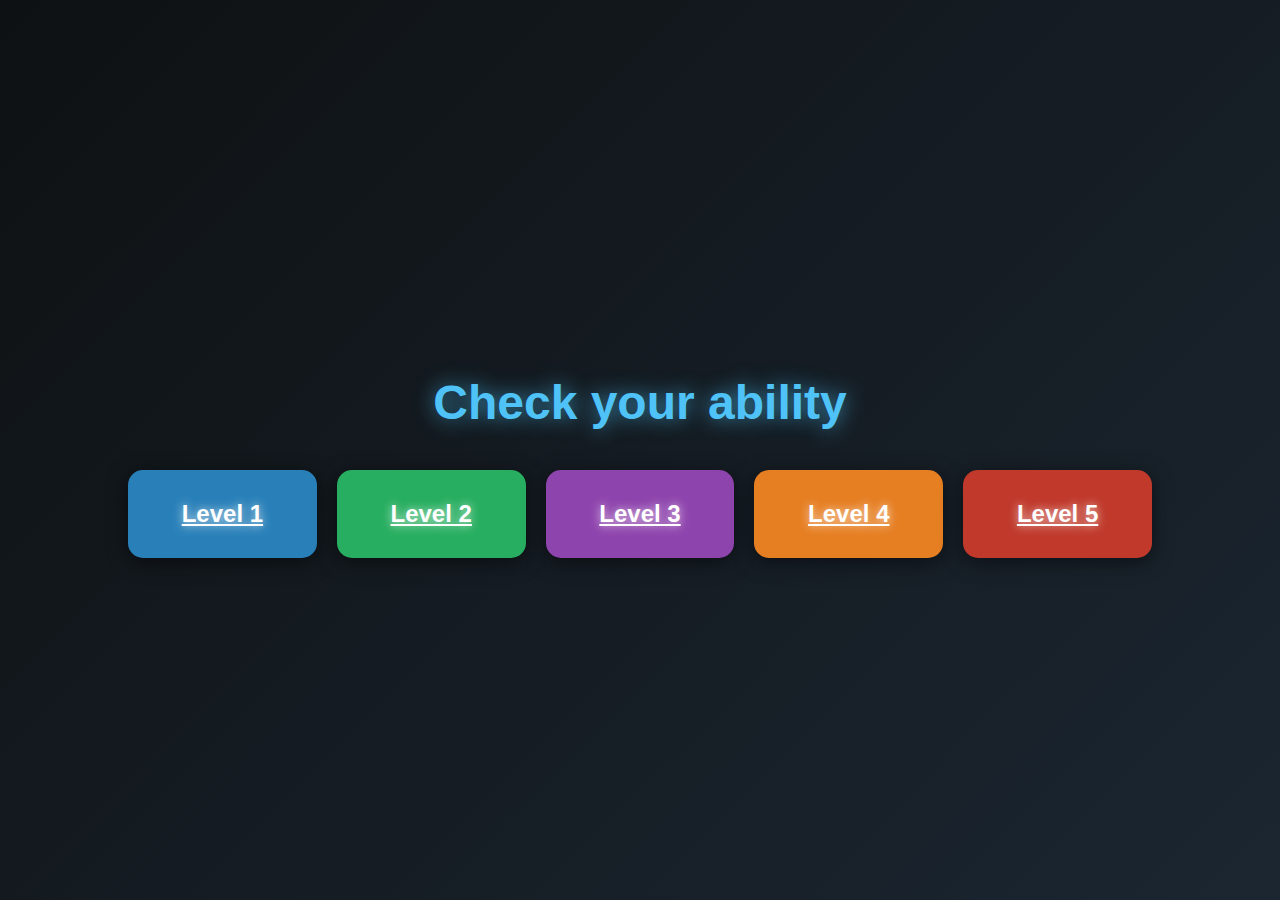
<file: level.html>
<!DOCTYPE html>
<html lang="en">
<head>
    <meta charset="UTF-8">
    <meta name="viewport" content="width=device-width, initial-scale=1.0">
    <title>Check your ability</title>
    <style>
        body {
            font-family: 'Arial', sans-serif;
            background: linear-gradient(135deg, #0e1113, #1b2631); /* Dark gradient background */
            color: #ffffff;
            display: flex;
            flex-direction: column;
            align-items: center;
            justify-content: center;
            height: 100vh;
            margin: 0;
        }

        h1 {
            margin-bottom: 40px;
            font-size: 48px; /* Larger font size */
            color: #4fc3f7; /* Bright blue color */
            text-shadow: 0 0 20px rgba(79, 195, 247, 0.7);
        }

        .container {
            display: grid;
            grid-template-columns: repeat(5, 1fr);
            gap: 20px;
            width: 80%;
            max-width: 1200px;
            animation: fadeIn 1s; /* Animation on load */
        }

        .box {
            background: #2c3e50; /* Darker color for boxes */
            border-radius: 15px;
            padding: 30px;
            text-align: center;
            transition: transform 0.3s, box-shadow 0.3s;
            box-shadow: 0 4px 20px rgba(0, 0, 0, 0.5);
            position: relative; /* Position for pseudo-elements */
            cursor: pointer; /* Change cursor to pointer */
            overflow: hidden; /* Prevent overflow for pseudo-elements */
            animation: popIn 0.5s ease forwards; /* Pop-in animation for boxes */
        }

        @keyframes popIn {
            from {
                transform: scale(0);
            }
            to {
                transform: scale(1);
            }
        }

        .box:hover {
            transform: translateY(-5px); /* Slight lift on hover */
            box-shadow: 0 8px 30px rgba(0, 0, 0, 0.6);
        }

        .level {
            font-size: 24px; /* Font size for levels */
            font-weight: bold;
            z-index: 1; /* Ensure text is above the background */
            position: relative; /* Position for stacking */
            text-shadow: 0 0 10px rgba(255, 255, 255, 0.8); /* Light text shadow for better visibility */
        }

        /* Box colors */
        .level1 { background-color: #2980b9; } /* Blue */
        .level2 { background-color: #27ae60; } /* Green */
        .level3 { background-color: #8e44ad; } /* Purple */
        .level4 { background-color: #e67e22; } /* Orange */
        .level5 { background-color: #c0392b; } /* Red */

        /* Animation keyframes */
        @keyframes fadeIn {
            from { opacity: 0; }
            to { opacity: 1; }
        }

        /* Responsive design */
        @media (max-width: 768px) {
            .container {
                grid-template-columns: repeat(2, 1fr);
            }
        }

        @media (max-width: 480px) {
            .container {
                grid-template-columns: 1fr;
            }
        }
    </style>
</head>
<body>

    <h1>Check your ability</h1>
    <div class="container">
        <div class="box level1"><div class="level"><a href=questions.html style="color:white;"> Level 1</a ></div></div>
        <div class="box level2"><div class="level"><a href=questions.html style="color:white;"> Level 2</a></div></div>
        <div class="box level3"><div class="level"><a href=questions.html style="color:white;"> Level 3</a></div></div>
        <div class="box level4"><div class="level"><a href=questions.html style="color:white;"> Level 4</a></div></div>
        <div class="box level5"><div class="level"><a href=questions.html style="color:white;"> Level 5</a></div></div>
    </div>

    <script>
        // Optional JavaScript can be added here for further interactivity
        const boxes = document.querySelectorAll('.box');

        boxes.forEach(box => {
            box.addEventListener('click', () => {
                alert(`You clicked ${box.querySelector('.level').textContent}`);
            });
        });
    </script>

</body>
</html>
</file>
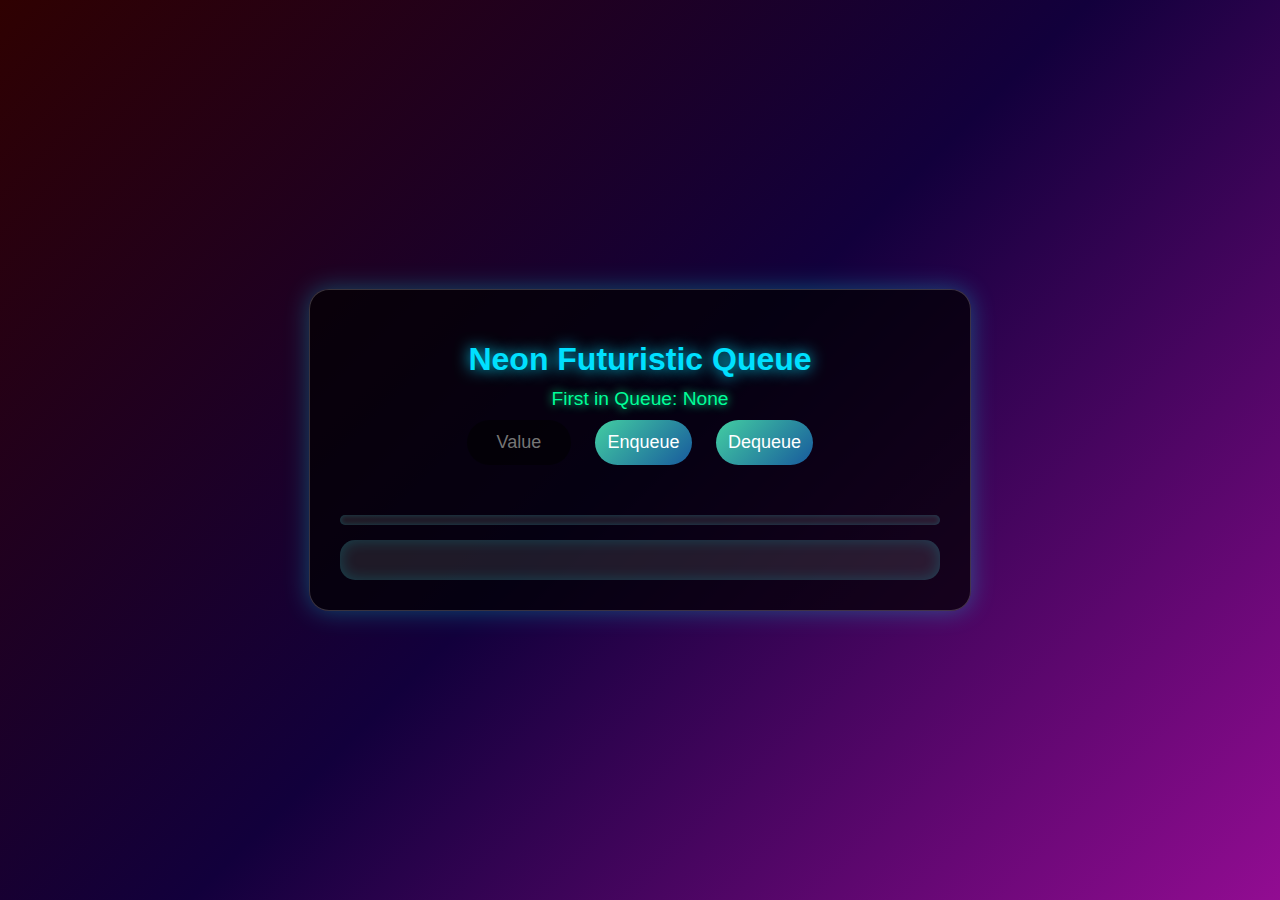
<file: queue.html>
<!DOCTYPE html>
<html lang="en">
<head>
    <meta charset="UTF-8">
    <meta name="viewport" content="width=device-width, initial-scale=1.0">
    <title>Neon Futuristic Queue</title>
    <style>
        /* High-tech Neon Theme */
        body {
            margin: 0;
            height: 100vh;
            display: flex;
            justify-content: center;
            align-items: center;
            background: linear-gradient(135deg, #2f0101, #12003c, #920c92);
            overflow: hidden;
            font-family: 'Orbitron', sans-serif;
        }

        #container {
            background: rgba(0, 0, 0, 0.7);
            border-radius: 20px;
            padding: 30px;
            width: 600px;
            text-align: center;
            box-shadow: 0 0 25px rgba(0, 255, 255, 0.3);
            border: 1px solid rgba(255, 255, 255, 0.2);
        }

        h1 {
            color: #00e0ff;
            font-size: 2rem;
            margin-bottom: 10px;
            text-shadow: 0 0 15px #00e0ff;
        }

        #queue {
            display: flex;
            gap: 15px;
            overflow-x: auto;
            padding: 20px;
            background: rgba(255, 255, 255, 0.1);
            border-radius: 15px;
            box-shadow: inset 0 0 15px rgba(0, 255, 255, 0.2);
        }

        .queue-item {
            width: 90px;
            height: 70px;
            background: linear-gradient(135deg, #12c2e9, #c471ed, #f64f59);
            color: white;
            font-size: 1.2rem;
            display: flex;
            justify-content: center;
            align-items: center;
            border-radius: 12px;
            box-shadow: 0 0 15px rgba(0, 0, 0, 0.3);
            transition: all 0.5s ease;
        }

        input, button {
            margin: 10px;
            padding: 12px;
            border: none;
            border-radius: 25px;
            outline: none;
            font-size: 18px;
            transition: 0.3s ease;
        }

        input {
            width: 80px;
            background: rgba(0, 0, 0, 0.5);
            color: #00e0ff;
            text-align: center;
        }

        button {
            background: linear-gradient(135deg, #43cea2, #185a9d);
            color: white;
            cursor: pointer;
        }

        button:hover {
            transform: scale(1.1);
            box-shadow: 0 0 15px rgba(0, 255, 255, 0.5);
        }

        #tos-display {
            color: #00ff99;
            margin-top: 10px;
            font-size: 1.2rem;
            text-shadow: 0 0 10px #00ff99;
        }

        #error-message {
            color: #ff5252;
            margin-top: 5px;
            height: 20px;
        }

        #progress-bar {
            margin: 15px 0;
            height: 10px;
            border-radius: 5px;
            background: rgba(255, 255, 255, 0.1);
            box-shadow: inset 0 0 5px rgba(0, 255, 255, 0.2);
        }

        #progress-fill {
            height: 100%;
            width: 0%;
            background: linear-gradient(135deg, #0cebeb, #20e3b2, #29ffc6);
            border-radius: 5px;
            transition: width 0.5s ease;
        }
    </style>
</head>
<body>
    <div id="container">
        <h1>Neon Futuristic Queue</h1>
        <div id="tos-display">First in Queue: None</div>
        <input type="text" id="value-input" placeholder="Value" onkeypress="handleKeyPress(event)">
        <button onclick="enqueue()">Enqueue</button>
        <button onclick="dequeue()">Dequeue</button>
        <div id="error-message"></div>

        <!-- Progress bar to show queue size -->
        <div id="progress-bar">
            <div id="progress-fill"></div>
        </div>

        <!-- Horizontal queue container -->
        <div id="queue"></div>
    </div>

    <script>
        const queue = [];
        const queueContainer = document.getElementById('queue');
        const tosDisplay = document.getElementById('tos-display');
        const valueInput = document.getElementById('value-input');
        const errorMessage = document.getElementById('error-message');
        const progressFill = document.getElementById('progress-fill');

        function updateTOS() {
            if (queue.length > 0) {
                tosDisplay.textContent = `First in Queue: ${queue[0].textContent}`;
            } else {
                tosDisplay.textContent = 'First in Queue: None';
            }
        }

        function showError(message) {
            errorMessage.textContent = message;
            setTimeout(() => (errorMessage.textContent = ''), 2000);
        }

        function updateProgressBar() {
            const percentage = (queue.length / 10) * 100;
            progressFill.style.width = `${percentage}%`;
        }

        function enqueue() {
            if (queue.length < 10) {
                const value = valueInput.value.trim();
                if (value === '') {
                    showError('Please enter a value to enqueue.');
                    return;
                }

                const newItem = document.createElement('div');
                newItem.className = 'queue-item';
                newItem.textContent = value;
                queueContainer.appendChild(newItem);
                queue.push(newItem);

                newItem.style.transform = 'translateY(-100px)';
                setTimeout(() => newItem.style.transform = 'translateY(0)', 50);

                valueInput.value = '';
                updateTOS();
                updateProgressBar();
            } else {
                showError('Queue is full!');
            }
        }

        function dequeue() {
            if (queue.length > 0) {
                const item = queue.shift();
                item.style.transform = 'translateY(100px)';
                item.style.opacity = '0';
                setTimeout(() => item.remove(), 500);

                updateTOS();
                updateProgressBar();
            } else {
                showError('Queue is empty!');
            }
        }

        function handleKeyPress(event) {
            if (event.key === 'Enter') {
                enqueue();
            }
        }
    </script>
</body>
</html>
</file>
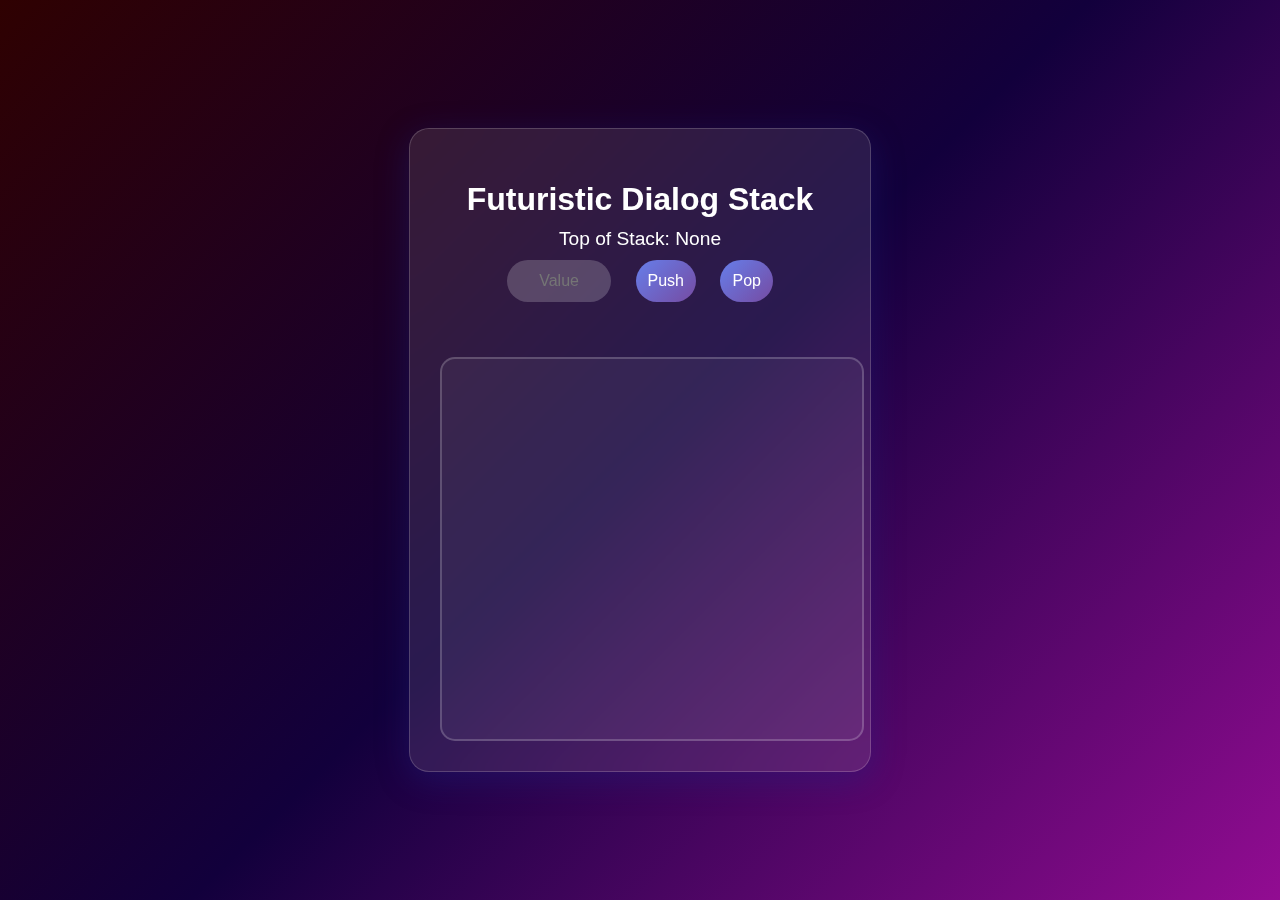
<file: Stack.html>
<!DOCTYPE html>
<html lang="en">
<head>
    <meta charset="UTF-8">
    <meta name="viewport" content="width=device-width, initial-scale=1.0">
    <title>Futuristic Dialog Stack</title>
    <style>
        /* General body styling */
        body {
            margin: 0;
            height: 100vh;
            display: flex;
            justify-content: center;
            align-items: center;
            background: linear-gradient(135deg, #2f0101, #12003c, #920c92);
            overflow: hidden;
            font-family: 'Poppins', sans-serif;
        }

        /* Container with frosted glass look */
        #container {
            background: rgba(255, 255, 255, 0.1);
            border-radius: 20px;
            box-shadow: 0 8px 32px rgba(31, 38, 135, 0.37);
            backdrop-filter: blur(10px);
            -webkit-backdrop-filter: blur(10px);
            border: 1px solid rgba(255, 255, 255, 0.18);
            padding: 30px;
            text-align: center;
            width: 400px;
        }

        h1 {
            color: #fff;
            font-size: 2rem;
            margin-bottom: 10px;
        }

        /* Stack container with scrollable overflow */
        #stack {
            width: 100%;
            height: 360px;
            border-radius: 15px;
            border: 2px solid rgba(255, 255, 255, 0.2);
            overflow-y: auto;
            padding: 10px;
            margin-top: 20px;
            position: relative;
            background: rgba(255, 255, 255, 0.05);
        }

        /* Styling for dialog card-like stack items */
        .stack-item {
            width: 90%;
            margin: 10px auto;
            padding: 15px;
            background: linear-gradient(135deg, #2193b0, #6dd5ed);
            color: white;
            font-size: 1.2rem;
            font-weight: bold;
            border-radius: 12px;
            box-shadow: 0 8px 15px rgba(0, 0, 0, 0.3);
            transition: transform 0.6s ease-in-out;
            transform: scale(0); /* Initial scale for animation */
        }

        .stack-item.visible {
            transform: scale(1); /* Scale in smoothly */
        }

        /* Input and buttons styling */
        input, button {
            margin: 10px;
            padding: 12px;
            border: none;
            border-radius: 25px;
            outline: none;
            font-size: 16px;
            transition: all 0.3s ease;
        }

        input {
            width: 80px;
            text-align: center;
            background: rgba(255, 255, 255, 0.2);
            color: white;
        }

        button {
            background: linear-gradient(135deg, #667eea, #764ba2);
            color: white;
            cursor: pointer;
        }

        button:hover {
            transform: scale(1.1);
        }

        #tos-display {
            color: #fff;
            margin-top: 10px;
            font-size: 1.2rem;
        }

        #error-message {
            color: #ff5252;
            margin-top: 5px;
            min-height: 20px;
        }
    </style>
</head>
<body>
    <div id="container">
        <h1>Futuristic Dialog Stack</h1>
        <div id="tos-display">Top of Stack: None</div>
        <input type="text" id="value-input" placeholder="Value" onkeypress="handleKeyPress(event)">
        <button onclick="push()">Push</button>
        <button onclick="pop()">Pop</button>
        <div id="error-message"></div>

        <!-- Stack container to hold dialog-like cards -->
        <div id="stack"></div>
    </div>

    <script>
        const stack = [];
        const stackContainer = document.getElementById('stack');
        const tosDisplay = document.getElementById('tos-display');
        const valueInput = document.getElementById('value-input');
        const errorMessage = document.getElementById('error-message');

        function updateTOS() {
            if (stack.length > 0) {
                tosDisplay.textContent = `Top of Stack: ${stack[stack.length - 1].textContent}`;
            } else {
                tosDisplay.textContent = 'Top of Stack: None';
            }
        }

        function showError(message) {
            errorMessage.textContent = message;
            setTimeout(() => (errorMessage.textContent = ''), 2000);
        }

        function push() {
            if (stack.length < 8) {
                const value = valueInput.value.trim();
                if (value === '') {
                    showError('Please enter a value to push.');
                    return;
                }

                const newItem = document.createElement('div');
                newItem.className = 'stack-item';
                newItem.textContent = value;
                stackContainer.appendChild(newItem);
                stack.push(newItem);

                // Animate item into view
                setTimeout(() => newItem.classList.add('visible'), 50);

                valueInput.value = ''; // Clear input field
                updateTOS();
            } else {
                showError('Stack is full!');
            }
        }

        function pop() {
            if (stack.length > 0) {
                const item = stack.pop();
                item.classList.remove('visible');
                item.style.transform = 'scale(0)';

                // Remove the item after animation completes
                setTimeout(() => item.remove(), 600);

                updateTOS();
            } else {
                showError('Stack is empty!');
            }
        }

        function handleKeyPress(event) {
            if (event.key === 'Enter') {
                push();
            }
        }
    </script>
</body>
</html>
</file>
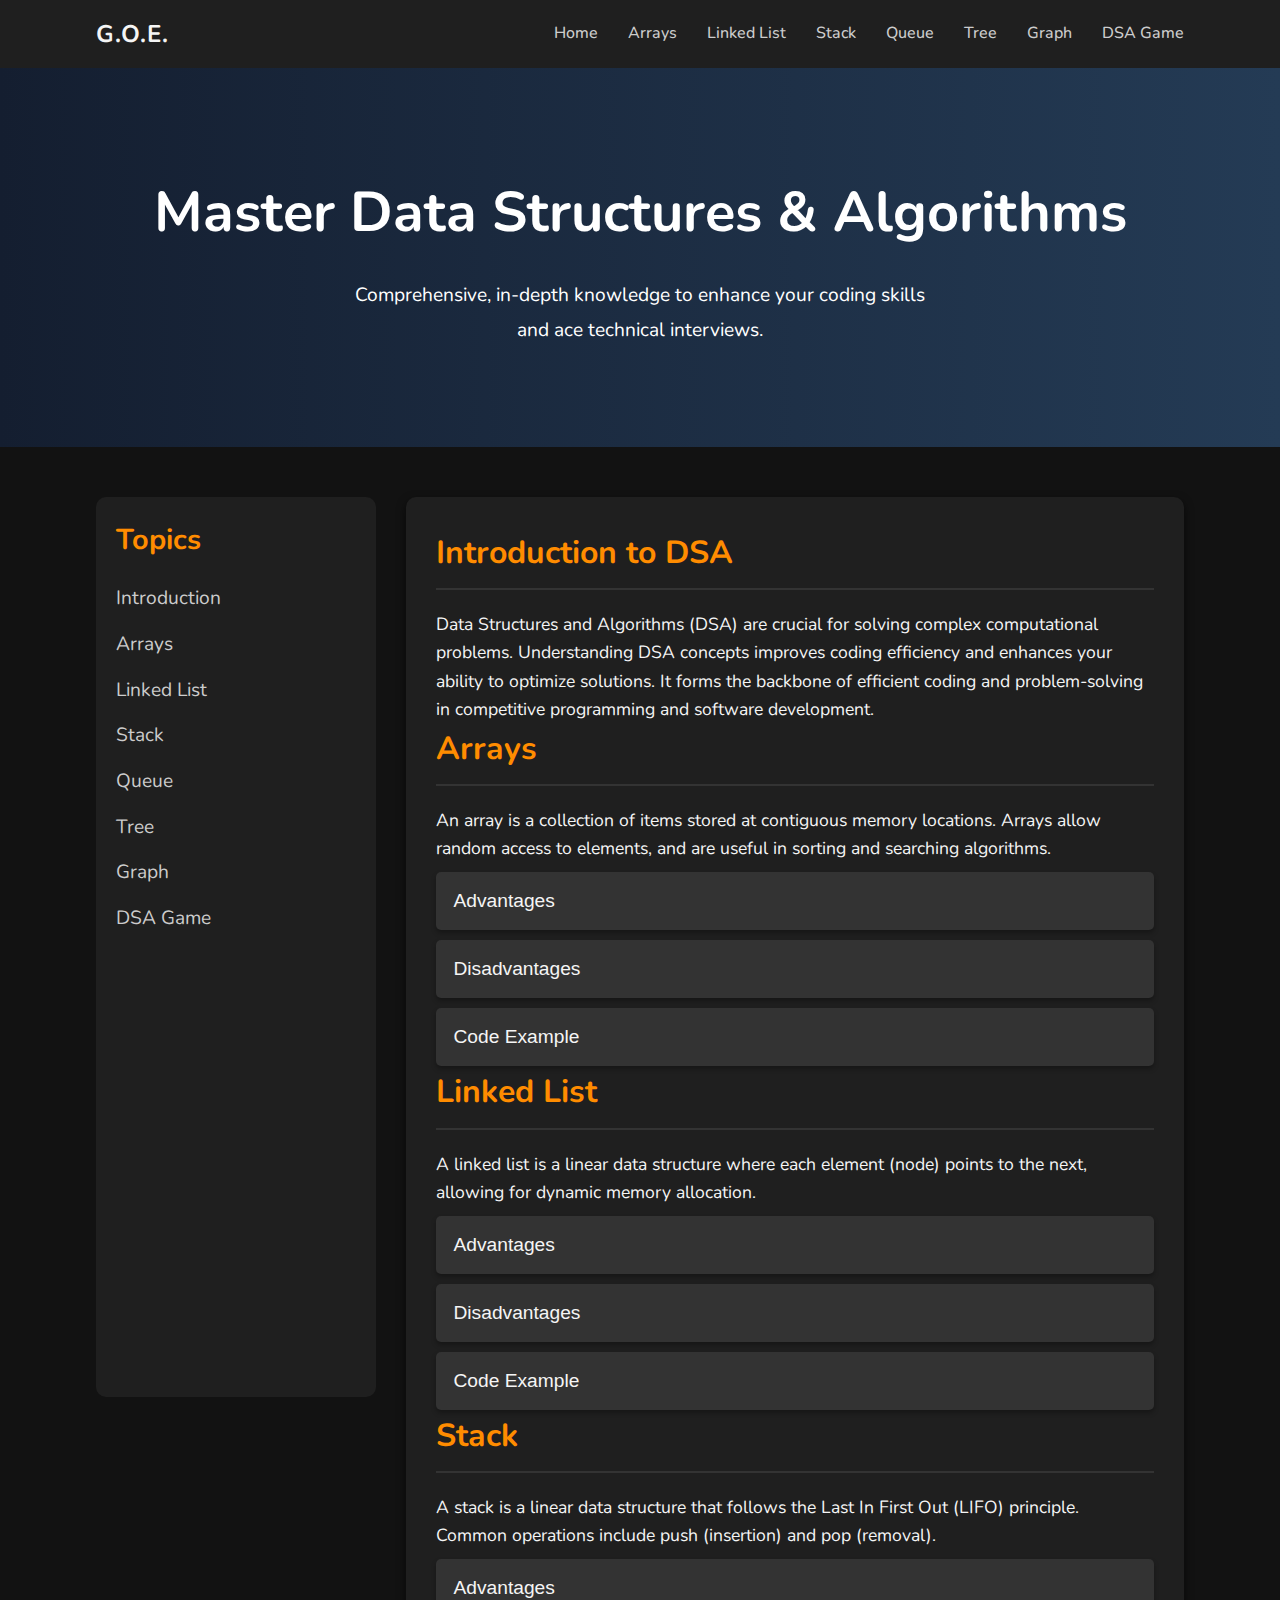
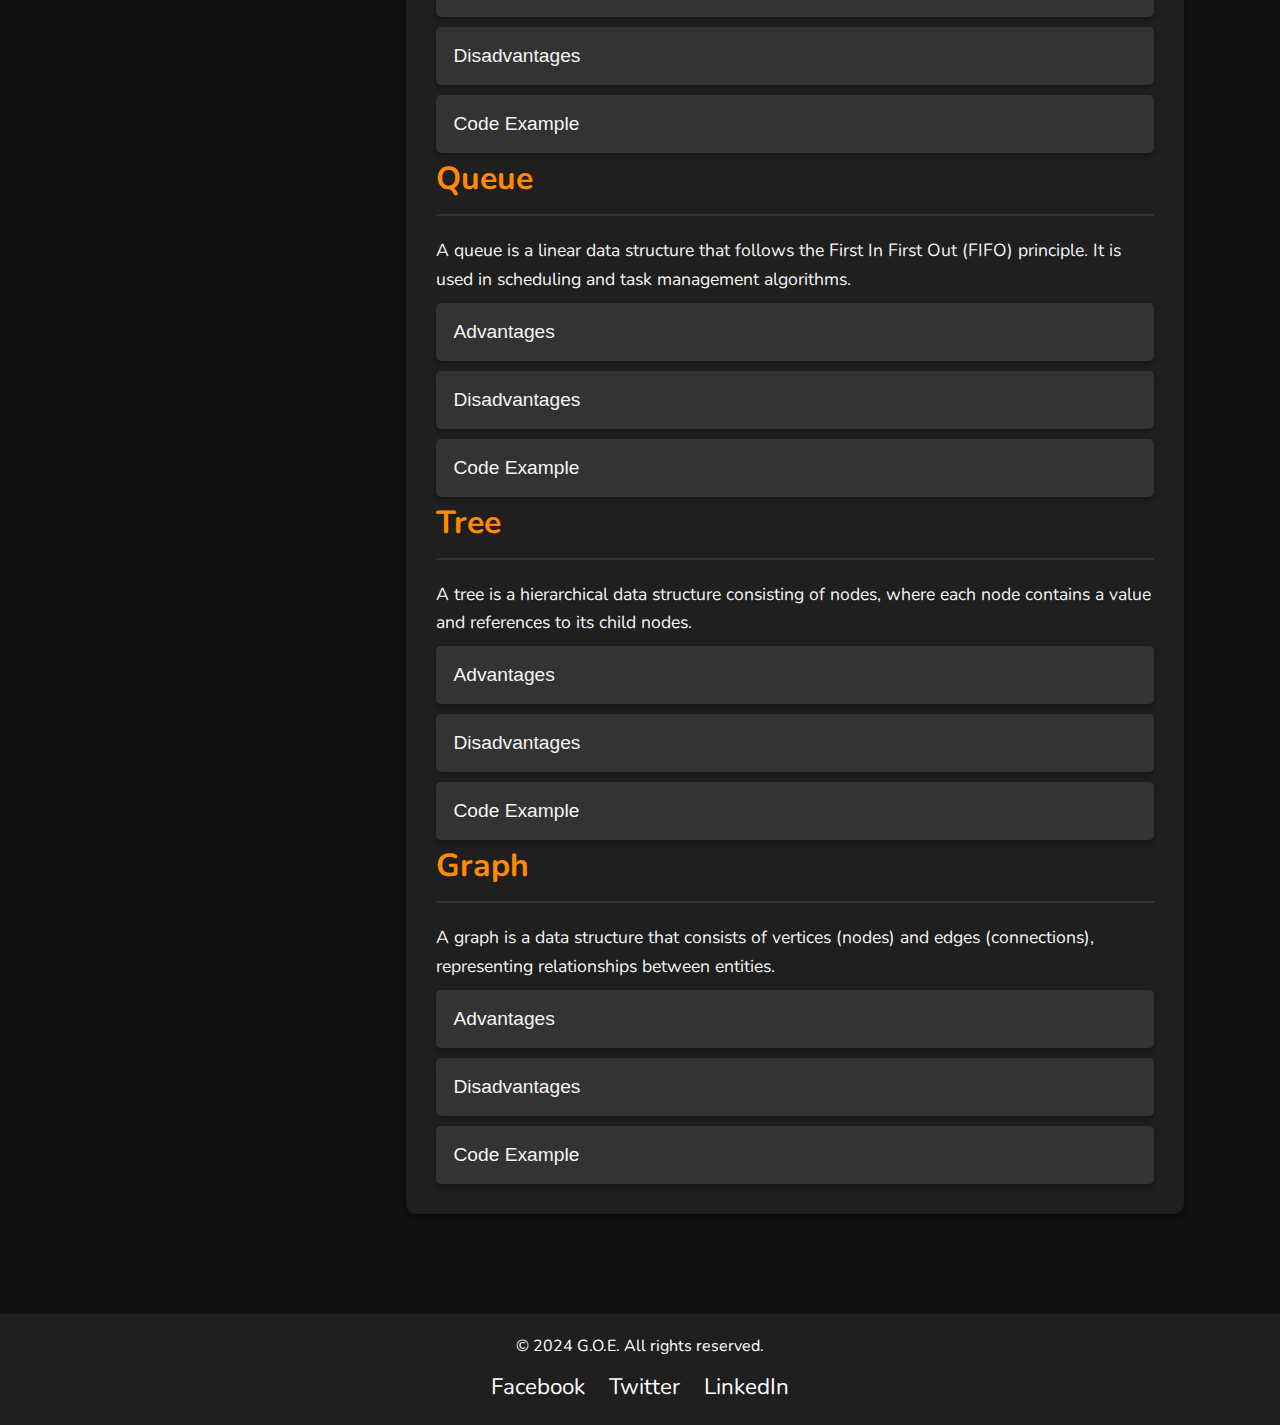
<file: STUDY MATALIYAL.html>
<!DOCTYPE html>
<html lang="en">

<head>
    <meta charset="UTF-8">
    <meta name="viewport" content="width=device-width, initial-scale=1.0">
    <meta http-equiv="X-UA-Compatible" content="IE=edge">
    <title>Master DSA Theory | G.O.E.</title>

    <!-- Google Fonts -->
    <link href="https://fonts.googleapis.com/css2?family=Nunito:wght@400;700&display=swap" rel="stylesheet">

    <style>
        /* Reset styles */
        * {
            margin: 0;
            padding: 0;
            box-sizing: border-box;
        }

        body {
            font-family: 'Nunito', sans-serif;
            background-color: #121212;
            color: #f5f5f5;
            line-height: 1.6;
        }

        a {
            text-decoration: none;
            color: inherit;
        }

        /* Navbar */
        nav {
            background-color: #1f1f1f;
            padding: 15px 0;
            box-shadow: 0px 4px 6px rgba(0, 0, 0, 0.5);
        }

        .nav-container {
            display: flex;
            justify-content: space-between;
            align-items: center;
            width: 85%;
            margin: 0 auto;
        }

        .logo {
            color: #f5f5f5;
            font-size: 1.5em;
            font-weight: 700;
            letter-spacing: 1px;
        }

        .nav-links {
            display: flex;
            list-style: none;
        }

        .nav-links li {
            margin-left: 30px;
        }

        .nav-links li a {
            color: #ccc;
            font-weight: 500;
            transition: color 0.3s ease;
        }

        .nav-links li a:hover {
            color: #ff8c00;
        }

        /* Hero Section */
        .hero {
            background: linear-gradient(to right, #141e30, #243b55);
            color: white;
            padding: 100px 0;
            text-align: center;
        }

        .hero h1 {
            font-size: 3.5em;
            font-weight: 700;
            margin-bottom: 20px;
        }

        .hero p {
            font-size: 1.2em;
            max-width: 600px;
            margin: 0 auto;
            line-height: 1.8;
        }

        /* Content */
        .container {
            display: flex;
            width: 85%;
            margin: 50px auto;
            padding-bottom: 50px;
        }

        .sidebar {
            flex: 1;
            background-color: #1f1f1f;
            padding: 20px;
            border-radius: 10px;
            position: sticky;
            top: 20px;
            height: 100vh;
        }

        .sidebar h2 {
            font-size: 1.8em;
            margin-bottom: 20px;
            color: #ff8c00;
        }

        .sidebar ul {
            list-style: none;
            padding-left: 0;
        }

        .sidebar ul li {
            margin-bottom: 15px;
        }

        .sidebar ul li a {
            color: #ccc;
            font-size: 1.2em;
            transition: color 0.3s ease;
        }

        .sidebar ul li a:hover {
            color: #ff8c00;
        }

        .content {
            flex: 3;
            margin-left: 30px;
            background-color: #1f1f1f;
            padding: 30px;
            border-radius: 10px;
            box-shadow: 0px 4px 10px rgba(0, 0, 0, 0.6);
        }

        .content h2 {
            color: #ff8c00;
            font-size: 2em;
            margin-bottom: 20px;
            border-bottom: 2px solid #333;
            padding-bottom: 10px;
        }

        .content p {
            font-size: 1.1em;
            margin-top: 10px;
        }

        .content .code-box {
            background-color: #282828;
            border-left: 5px solid #ff8c00;
            padding: 15px;
            margin: 20px 0;
            font-family: monospace;
            color: #ccc;
            font-size: 1em;
        }

        .content .accordion {
            background-color: #333;
            color: #f5f5f5;
            cursor: pointer;
            padding: 18px;
            width: 100%;
            border: none;
            text-align: left;
            outline: none;
            font-size: 1.2em;
            margin-top: 10px;
            transition: background-color 0.4s ease;
            border-radius: 5px;
            box-shadow: 0px 3px 5px rgba(0, 0, 0, 0.3);
        }

        .content .accordion:hover {
            background-color: #444;
        }

        .content .panel {
            padding: 0 18px;
            display: none;
            background-color: #282828;
            overflow: hidden;
            border-radius: 5px;
            margin-top: 10px;
            color: #ccc;
        }

        /* Footer */
        footer {
            background-color: #1f1f1f;
            color: white;
            padding: 20px 0;
            text-align: center;
        }

        footer p {
            margin: 0;
            font-size: 1em;
        }

        .social-icons {
            margin-top: 10px;
        }

        .social-icons a {
            color: #fff;
            margin: 0 10px;
            font-size: 1.4em;
            transition: color 0.3s ease;
        }

        .social-icons a:hover {
            color: #ff8c00;
        }

        /* Back-to-top button */
        .back-to-top {
            position: fixed;
            bottom: 20px;
            right: 20px;
            background-color: #ff8c00;
            color: #fff;
            padding: 10px 15px;
            border: none;
            cursor: pointer;
            font-size: 1.2em;
            border-radius: 50%;
            display: none;
        }

        .back-to-top:hover {
            background-color: #ff6f00;
        }

        /* Responsive design */
        @media (max-width: 768px) {
            .container {
                flex-direction: column;
            }

            .sidebar {
                width: 100%;
                position: static;
                height: auto;
                margin-bottom: 20px;
            }

            .content {
                margin-left: 0;
            }
        }
    </style>
</head>

<body>

    <!-- Navbar -->
    <nav>
        <div class="nav-container">
            <div class="logo">G.O.E.</div>
            <ul class="nav-links">
                <li><a href="#intro">Home</a></li>
                <li><a href="#arrays">Arrays</a></li>
                <li><a href="#linkedlist">Linked List</a></li>
                <li><a href="#stack">Stack</a></li>
                <li><a href="#queue">Queue</a></li>
                <li><a href="#tree">Tree</a></li>
                <li><a href="#graph">Graph</a></li>
                <li><a href="game.html">DSA Game</a></li>
            </ul>
        </div>
    </nav>

    <!-- Hero Section -->
    <section class="hero">
        <h1>Master Data Structures & Algorithms</h1>
        <p>Comprehensive, in-depth knowledge to enhance your coding skills and ace technical interviews.</p>
    </section>

    <!-- Main Container -->
    <div class="container">
        <!-- Sidebar -->
        <div class="sidebar">
            <h2>Topics</h2>
            <ul>
                <li><a href="#intro">Introduction</a></li>
                <li><a href="#arrays">Arrays</a></li>
                <li><a href="#linkedlist">Linked List</a></li>
                <li><a href="#stack">Stack</a></li>
                <li><a href="#queue">Queue</a></li>
                <li><a href="#tree">Tree</a></li>
                <li><a href="#graph">Graph</a></li>
                <li><a href="game.html">DSA Game</a></li>
            </ul>
        </div>

        <!-- Content -->
        <div class="content">
            <section id="intro">
                <h2>Introduction to DSA</h2>
                <p>
                    Data Structures and Algorithms (DSA) are crucial for solving complex computational problems. Understanding DSA concepts
                    improves coding efficiency and enhances your ability to optimize solutions. It forms the backbone of efficient coding
                    and problem-solving in competitive programming and software development.
                </p>
            </section>

            <section id="arrays">
                <h2>Arrays</h2>
                <p>An array is a collection of items stored at contiguous memory locations. Arrays allow random access to elements, and are useful in sorting and searching algorithms.</p>

                <button class="accordion">Advantages</button>
                <div class="panel">
                    <p>Arrays offer fast access to elements via index, making them ideal for read-heavy operations like searching, sorting, and iteration.</p>
                </div>

                <button class="accordion">Disadvantages</button>
                <div class="panel">
                    <p>Arrays have fixed sizes, making dynamic allocation and deletion difficult. They also consume more memory if not optimized.</p>
                </div>

                <button class="accordion">Code Example</button>
                <div class="panel">
                    <p class="code-box">
                        int arr[] = {1, 2, 3, 4, 5}; <br>
                        for(int i = 0; i &lt; 5; i++) { <br>
                        &nbsp;&nbsp;printf("%d", arr[i]); <br>
                        }
                    </p>
                </div>
            </section>

            <section id="linkedlist">
                <h2>Linked List</h2>
                <p>A linked list is a linear data structure where each element (node) points to the next, allowing for dynamic memory allocation.</p>

                <button class="accordion">Advantages</button>
                <div class="panel">
                    <p>Linked lists provide efficient insertion and deletion compared to arrays, especially when the size of the data structure is unknown beforehand.</p>
                </div>

                <button class="accordion">Disadvantages</button>
                <div class="panel">
                    <p>Accessing elements in a linked list requires traversing from the head, making random access less efficient.</p>
                </div>

                <button class="accordion">Code Example</button>
                <div class="panel">
                    <p class="code-box">
                        struct Node { <br>
                        &nbsp;&nbsp;int data; <br>
                        &nbsp;&nbsp;struct Node* next; <br>
                        }; <br>
                        struct Node* head = NULL;
                    </p>
                </div>
            </section>

            <section id="stack">
                <h2>Stack</h2>
                <p>A stack is a linear data structure that follows the Last In First Out (LIFO) principle. Common operations include push (insertion) and pop (removal).</p>

                <button class="accordion">Advantages</button>
                <div class="panel">
                    <p>Stacks are excellent for recursive algorithms and can be used to solve problems like balancing parentheses and evaluating expressions.</p>
                </div>

                <button class="accordion">Disadvantages</button>
                <div class="panel">
                    <p>Stacks are limited in terms of size, especially when implemented using arrays, as they cannot dynamically expand.</p>
                </div>

                <button class="accordion">Code Example</button>
                <div class="panel">
                    <p class="code-box">
                        int stack[MAX]; <br>
                        int top = -1; <br>
                        void push(int data) { <br>
                        &nbsp;&nbsp;stack[++top] = data; <br>
                        }
                    </p>
                </div>
            </section>

            <section id="queue">
                <h2>Queue</h2>
                <p>A queue is a linear data structure that follows the First In First Out (FIFO) principle. It is used in scheduling and task management algorithms.</p>

                <button class="accordion">Advantages</button>
                <div class="panel">
                    <p>Queues provide efficient insertion and deletion of elements, making them ideal for applications like task scheduling, BFS, and resource allocation.</p>
                </div>

                <button class="accordion">Disadvantages</button>
                <div class="panel">
                    <p>Queues can become inefficient when implemented using arrays, as shifting elements may be necessary.</p>
                </div>

                <button class="accordion">Code Example</button>
                <div class="panel">
                    <p class="code-box">
                        int queue[MAX]; <br>
                        int front = -1, rear = -1; <br>
                        void enqueue(int data) { <br>
                        &nbsp;&nbsp;queue[++rear] = data; <br>
                        }
                    </p>
                </div>
            </section>

            <section id="tree">
                <h2>Tree</h2>
                <p>A tree is a hierarchical data structure consisting of nodes, where each node contains a value and references to its child nodes.</p>

                <button class="accordion">Advantages</button>
                <div class="panel">
                    <p>Trees offer efficient search, insertion, and deletion, making them suitable for databases, file systems, and network structures.</p>
                </div>

                <button class="accordion">Disadvantages</button>
                <div class="panel">
                    <p>Trees can become unbalanced, leading to inefficient operations in the worst-case scenarios.</p>
                </div>

                <button class="accordion">Code Example</button>
                <div class="panel">
                    <p class="code-box">
                        struct TreeNode { <br>
                        &nbsp;&nbsp;int data; <br>
                        &nbsp;&nbsp;struct TreeNode* left; <br>
                        &nbsp;&nbsp;struct TreeNode* right; <br>
                        };
                    </p>
                </div>
            </section>

            <section id="graph">
                <h2>Graph</h2>
                <p>A graph is a data structure that consists of vertices (nodes) and edges (connections), representing relationships between entities.</p>

                <button class="accordion">Advantages</button>
                <div class="panel">
                    <p>Graphs are ideal for representing networks, such as social connections, transportation routes, and communication pathways.</p>
                </div>

                <button class="accordion">Disadvantages</button>
                <div class="panel">
                    <p>Graphs can be memory-intensive due to the storage of all vertices and edges, especially in dense graphs.</p>
                </div>

                <button class="accordion">Code Example</button>
                <div class="panel">
                    <p class="code-box">
                        struct Graph { <br>
                        &nbsp;&nbsp;int numVertices; <br>
                        &nbsp;&nbsp;int** adjMatrix; <br>
                        };
                    </p>
                </div>
            </section>

        </div>
    </div>

    <footer>
        <p>&copy; 2024 G.O.E. All rights reserved.</p>
        <div class="social-icons">
            <a href="#">Facebook</a>
            <a href="#">Twitter</a>
            <a href="#">LinkedIn</a>
        </div>
    </footer>

    <!-- Back-to-top button -->
    <button class="back-to-top" id="backToTopBtn">↑</button>

    <script>
        // Accordion functionality
        var acc = document.getElementsByClassName("accordion");
        for (var i = 0; i < acc.length; i++) {
            acc[i].addEventListener("click", function () {
                this.classList.toggle("active");
                var panel = this.nextElementSibling;
                if (panel.style.display === "block") {
                    panel.style.display = "none";
                } else {
                    panel.style.display = "block";
                }
            });
        }

        // Back-to-top button logic
        window.onscroll = function () {
            const backToTopBtn = document.getElementById("backToTopBtn");
            if (document.body.scrollTop > 100 || document.documentElement.scrollTop > 100) {
                backToTopBtn.style.display = "block";
            } else {
                backToTopBtn.style.display = "none";
            }
        };

        document.getElementById("backToTopBtn").addEventListener("click", function () {
            window.scrollTo({
                top: 0,
                behavior: "smooth"
            });
        });
    </script>

</body>

</html>
</file>
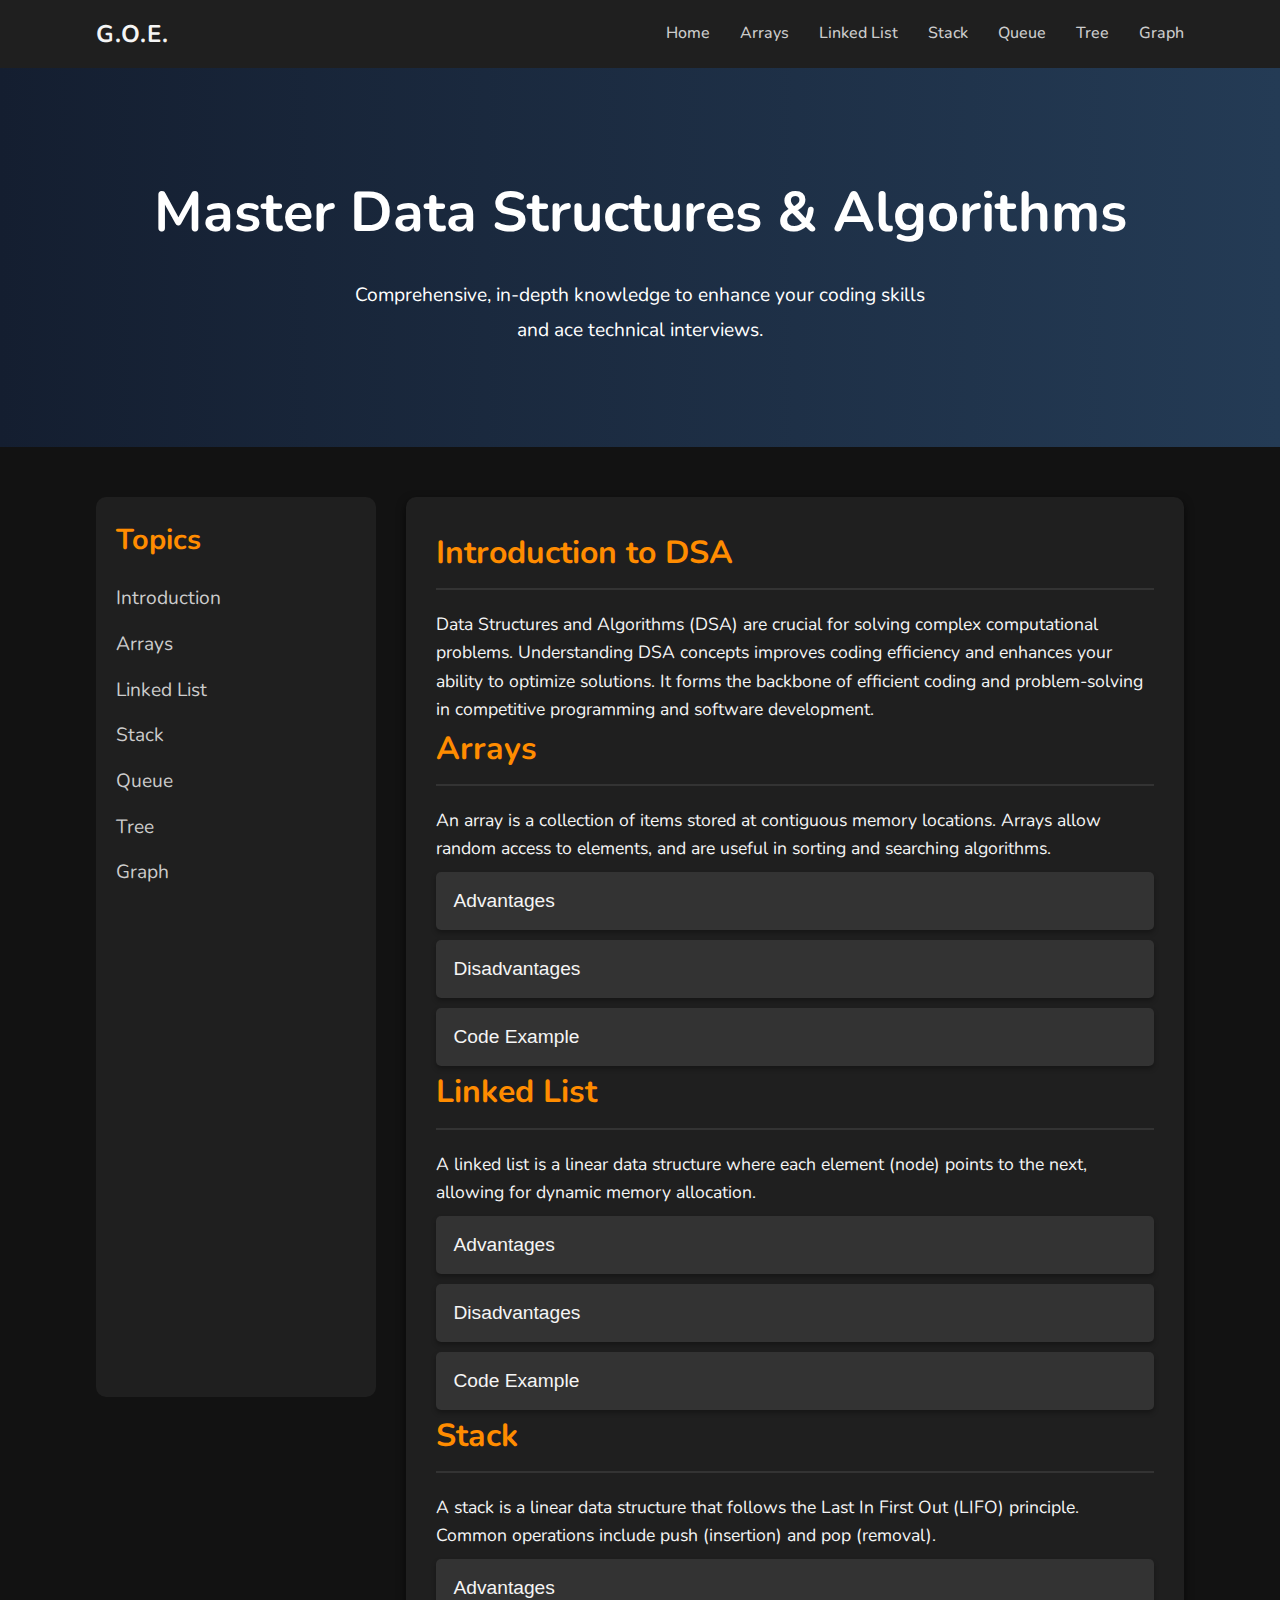
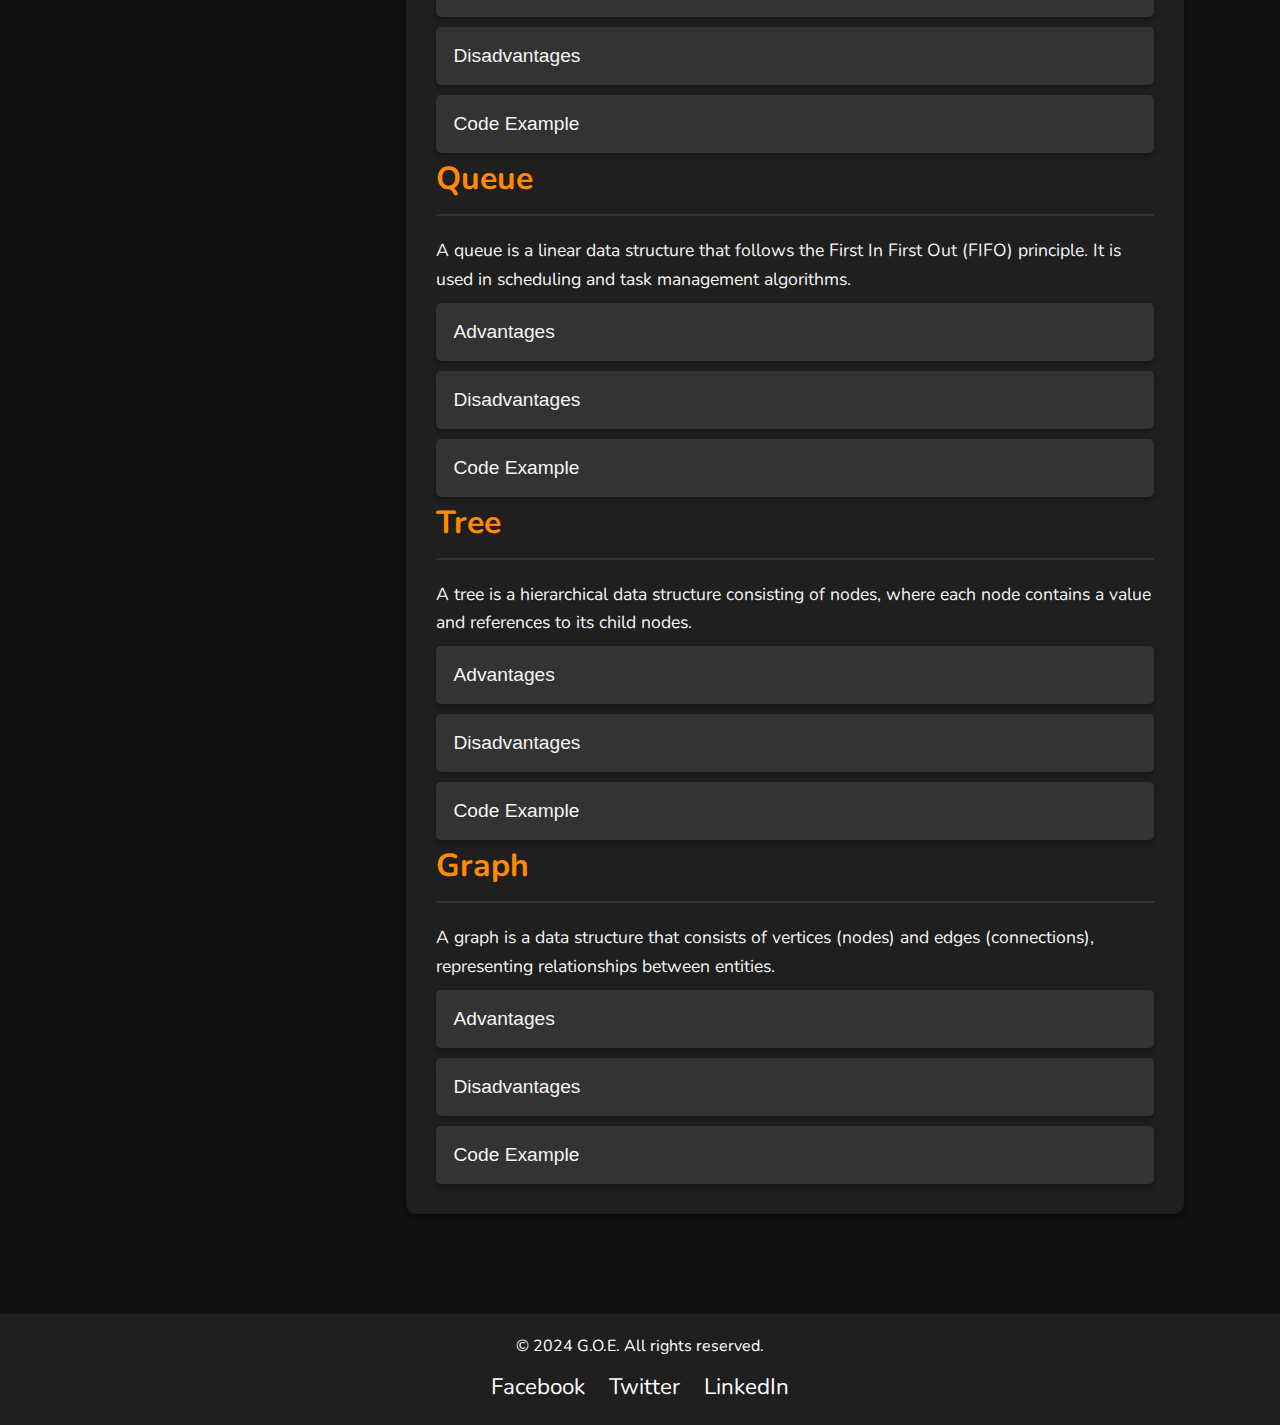
<file: theory.html>
<!DOCTYPE html>
<html lang="en">

<head>
    <meta charset="UTF-8">
    <meta name="viewport" content="width=device-width, initial-scale=1.0">
    <meta http-equiv="X-UA-Compatible" content="IE=edge">
    <title>Master DSA Theory | G.O.E.</title>

    <!-- Google Fonts -->
    <link href="https://fonts.googleapis.com/css2?family=Nunito:wght@400;700&display=swap" rel="stylesheet">

    <style>
        /* Reset styles */
        * {
            margin: 0;
            padding: 0;
            box-sizing: border-box;
        }

        body {
            font-family: 'Nunito', sans-serif;
            background-color: #121212;
            color: #f5f5f5;
            line-height: 1.6;
        }

        a {
            text-decoration: none;
            color: inherit;
        }

        /* Navbar */
        nav {
            background-color: #1f1f1f;
            padding: 15px 0;
            box-shadow: 0px 4px 6px rgba(0, 0, 0, 0.5);
        }

        .nav-container {
            display: flex;
            justify-content: space-between;
            align-items: center;
            width: 85%;
            margin: 0 auto;
        }

        .logo {
            color: #f5f5f5;
            font-size: 1.5em;
            font-weight: 700;
            letter-spacing: 1px;
        }

        .nav-links {
            display: flex;
            list-style: none;
        }

        .nav-links li {
            margin-left: 30px;
        }

        .nav-links li a {
            color: #ccc;
            font-weight: 500;
            transition: color 0.3s ease;
        }

        .nav-links li a:hover {
            color: #ff8c00;
        }

        /* Hero Section */
        .hero {
            background: linear-gradient(to right, #141e30, #243b55);
            color: white;
            padding: 100px 0;
            text-align: center;
        }

        .hero h1 {
            font-size: 3.5em;
            font-weight: 700;
            margin-bottom: 20px;
        }

        .hero p {
            font-size: 1.2em;
            max-width: 600px;
            margin: 0 auto;
            line-height: 1.8;
        }

        /* Content */
        .container {
            display: flex;
            width: 85%;
            margin: 50px auto;
            padding-bottom: 50px;
        }

        .sidebar {
            flex: 1;
            background-color: #1f1f1f;
            padding: 20px;
            border-radius: 10px;
            position: sticky;
            top: 20px;
            height: 100vh;
        }

        .sidebar h2 {
            font-size: 1.8em;
            margin-bottom: 20px;
            color: #ff8c00;
        }

        .sidebar ul {
            list-style: none;
            padding-left: 0;
        }

        .sidebar ul li {
            margin-bottom: 15px;
        }

        .sidebar ul li a {
            color: #ccc;
            font-size: 1.2em;
            transition: color 0.3s ease;
        }

        .sidebar ul li a:hover {
            color: #ff8c00;
        }

        .content {
            flex: 3;
            margin-left: 30px;
            background-color: #1f1f1f;
            padding: 30px;
            border-radius: 10px;
            box-shadow: 0px 4px 10px rgba(0, 0, 0, 0.6);
        }

        .content h2 {
            color: #ff8c00;
            font-size: 2em;
            margin-bottom: 20px;
            border-bottom: 2px solid #333;
            padding-bottom: 10px;
        }

        .content p {
            font-size: 1.1em;
            margin-top: 10px;
        }

        .content .code-box {
            background-color: #282828;
            border-left: 5px solid #ff8c00;
            padding: 15px;
            margin: 20px 0;
            font-family: monospace;
            color: #ccc;
            font-size: 1em;
        }

        .content .accordion {
            background-color: #333;
            color: #f5f5f5;
            cursor: pointer;
            padding: 18px;
            width: 100%;
            border: none;
            text-align: left;
            outline: none;
            font-size: 1.2em;
            margin-top: 10px;
            transition: background-color 0.4s ease;
            border-radius: 5px;
            box-shadow: 0px 3px 5px rgba(0, 0, 0, 0.3);
        }

        .content .accordion:hover {
            background-color: #444;
        }

        .content .panel {
            padding: 0 18px;
            display: none;
            background-color: #282828;
            overflow: hidden;
            border-radius: 5px;
            margin-top: 10px;
            color: #ccc;
        }

        /* Footer */
        footer {
            background-color: #1f1f1f;
            color: white;
            padding: 20px 0;
            text-align: center;
        }

        footer p {
            margin: 0;
            font-size: 1em;
        }

        .social-icons {
            margin-top: 10px;
        }

        .social-icons a {
            color: #fff;
            margin: 0 10px;
            font-size: 1.4em;
            transition: color 0.3s ease;
        }

        .social-icons a:hover {
            color: #ff8c00;
        }

        /* Back-to-top button */
        .back-to-top {
            position: fixed;
            bottom: 20px;
            right: 20px;
            background-color: #ff8c00;
            color: #fff;
            padding: 10px 15px;
            border: none;
            cursor: pointer;
            font-size: 1.2em;
            border-radius: 50%;
            display: none;
        }

        .back-to-top:hover {
            background-color: #ff6f00;
        }

        /* Responsive design */
        @media (max-width: 768px) {
            .container {
                flex-direction: column;
            }

            .sidebar {
                width: 100%;
                position: static;
                height: auto;
                margin-bottom: 20px;
            }

            .content {
                margin-left: 0;
            }
        }
    </style>
</head>

<body>

    <!-- Navbar -->
    <nav>
        <div class="nav-container">
            <div class="logo">G.O.E.</div>
            <ul class="nav-links">
                <li><a href="#intro">Home</a></li>
                <li><a href="#arrays">Arrays</a></li>
                <li><a href="#linkedlist">Linked List</a></li>
                <li><a href="#stack">Stack</a></li>
                <li><a href="#queue">Queue</a></li>
                <li><a href="#tree">Tree</a></li>
                <li><a href="#graph">Graph</a></li>
            </ul>
        </div>
    </nav>

    <!-- Hero Section -->
    <section class="hero">
        <h1>Master Data Structures & Algorithms</h1>
        <p>Comprehensive, in-depth knowledge to enhance your coding skills and ace technical interviews.</p>
    </section>

    <!-- Main Container -->
    <div class="container">
        <!-- Sidebar -->
        <div class="sidebar">
            <h2>Topics</h2>
            <ul>
                <li><a href="#intro">Introduction</a></li>
                <li><a href="#arrays">Arrays</a></li>
                <li><a href="#linkedlist">Linked List</a></li>
                <li><a href="#stack">Stack</a></li>
                <li><a href="#queue">Queue</a></li>
                <li><a href="#tree">Tree</a></li>
                <li><a href="#graph">Graph</a></li>
            </ul>
        </div>

        <!-- Content -->
        <div class="content">
            <section id="intro">
                <h2>Introduction to DSA</h2>
                <p>
                    Data Structures and Algorithms (DSA) are crucial for solving complex computational problems. Understanding DSA concepts
                    improves coding efficiency and enhances your ability to optimize solutions. It forms the backbone of efficient coding
                    and problem-solving in competitive programming and software development.
                </p>
            </section>

            <section id="arrays">
                <h2>Arrays</h2>
                <p>An array is a collection of items stored at contiguous memory locations. Arrays allow random access to elements, and are useful in sorting and searching algorithms.</p>

                <button class="accordion">Advantages</button>
                <div class="panel">
                    <p>Arrays offer fast access to elements via index, making them ideal for read-heavy operations like searching, sorting, and iteration.</p>
                </div>

                <button class="accordion">Disadvantages</button>
                <div class="panel">
                    <p>Arrays have fixed sizes, making dynamic allocation and deletion difficult. They also consume more memory if not optimized.</p>
                </div>

                <button class="accordion">Code Example</button>
                <div class="panel">
                    <p class="code-box">
                        int arr[] = {1, 2, 3, 4, 5}; <br>
                        for(int i = 0; i &lt; 5; i++) { <br>
                        &nbsp;&nbsp;printf("%d", arr[i]); <br>
                        }
                    </p>
                </div>
            </section>

            <section id="linkedlist">
                <h2>Linked List</h2>
                <p>A linked list is a linear data structure where each element (node) points to the next, allowing for dynamic memory allocation.</p>

                <button class="accordion">Advantages</button>
                <div class="panel">
                    <p>Linked lists provide efficient insertion and deletion compared to arrays, especially when the size of the data structure is unknown beforehand.</p>
                </div>

                <button class="accordion">Disadvantages</button>
                <div class="panel">
                    <p>Accessing elements in a linked list requires traversing from the head, making random access less efficient.</p>
                </div>

                <button class="accordion">Code Example</button>
                <div class="panel">
                    <p class="code-box">
                        struct Node { <br>
                        &nbsp;&nbsp;int data; <br>
                        &nbsp;&nbsp;struct Node* next; <br>
                        }; <br>
                        struct Node* head = NULL;
                    </p>
                </div>
            </section>

            <section id="stack">
                <h2>Stack</h2>
                <p>A stack is a linear data structure that follows the Last In First Out (LIFO) principle. Common operations include push (insertion) and pop (removal).</p>

                <button class="accordion">Advantages</button>
                <div class="panel">
                    <p>Stacks are excellent for recursive algorithms and can be used to solve problems like balancing parentheses and evaluating expressions.</p>
                </div>

                <button class="accordion">Disadvantages</button>
                <div class="panel">
                    <p>Stacks are limited in terms of size, especially when implemented using arrays, as they cannot dynamically expand.</p>
                </div>

                <button class="accordion">Code Example</button>
                <div class="panel">
                    <p class="code-box">
                        int stack[MAX]; <br>
                        int top = -1; <br>
                        void push(int data) { <br>
                        &nbsp;&nbsp;stack[++top] = data; <br>
                        }
                    </p>
                </div>
            </section>

            <section id="queue">
                <h2>Queue</h2>
                <p>A queue is a linear data structure that follows the First In First Out (FIFO) principle. It is used in scheduling and task management algorithms.</p>

                <button class="accordion">Advantages</button>
                <div class="panel">
                    <p>Queues provide efficient insertion and deletion of elements, making them ideal for applications like task scheduling, BFS, and resource allocation.</p>
                </div>

                <button class="accordion">Disadvantages</button>
                <div class="panel">
                    <p>Queues can become inefficient when implemented using arrays, as shifting elements may be necessary.</p>
                </div>

                <button class="accordion">Code Example</button>
                <div class="panel">
                    <p class="code-box">
                        int queue[MAX]; <br>
                        int front = -1, rear = -1; <br>
                        void enqueue(int data) { <br>
                        &nbsp;&nbsp;queue[++rear] = data; <br>
                        }
                    </p>
                </div>
            </section>

            <section id="tree">
                <h2>Tree</h2>
                <p>A tree is a hierarchical data structure consisting of nodes, where each node contains a value and references to its child nodes.</p>

                <button class="accordion">Advantages</button>
                <div class="panel">
                    <p>Trees offer efficient search, insertion, and deletion, making them suitable for databases, file systems, and network structures.</p>
                </div>

                <button class="accordion">Disadvantages</button>
                <div class="panel">
                    <p>Trees can become unbalanced, leading to inefficient operations in the worst-case scenarios.</p>
                </div>

                <button class="accordion">Code Example</button>
                <div class="panel">
                    <p class="code-box">
                        struct TreeNode { <br>
                        &nbsp;&nbsp;int data; <br>
                        &nbsp;&nbsp;struct TreeNode* left; <br>
                        &nbsp;&nbsp;struct TreeNode* right; <br>
                        };
                    </p>
                </div>
            </section>

            <section id="graph">
                <h2>Graph</h2>
                <p>A graph is a data structure that consists of vertices (nodes) and edges (connections), representing relationships between entities.</p>

                <button class="accordion">Advantages</button>
                <div class="panel">
                    <p>Graphs are ideal for representing networks, such as social connections, transportation routes, and communication pathways.</p>
                </div>

                <button class="accordion">Disadvantages</button>
                <div class="panel">
                    <p>Graphs can be memory-intensive due to the storage of all vertices and edges, especially in dense graphs.</p>
                </div>

                <button class="accordion">Code Example</button>
                <div class="panel">
                    <p class="code-box">
                        struct Graph { <br>
                        &nbsp;&nbsp;int numVertices; <br>
                        &nbsp;&nbsp;int** adjMatrix; <br>
                        };
                    </p>
                </div>
            </section>

        </div>
    </div>

    <footer>
        <p>&copy; 2024 G.O.E. All rights reserved.</p>
        <div class="social-icons">
            <a href="#">Facebook</a>
            <a href="#">Twitter</a>
            <a href="#">LinkedIn</a>
        </div>
    </footer>

    <!-- Back-to-top button -->
    <button class="back-to-top" id="backToTopBtn">↑</button>

    <script>
        // Accordion functionality
        var acc = document.getElementsByClassName("accordion");
        for (var i = 0; i < acc.length; i++) {
            acc[i].addEventListener("click", function () {
                this.classList.toggle("active");
                var panel = this.nextElementSibling;
                if (panel.style.display === "block") {
                    panel.style.display = "none";
                } else {
                    panel.style.display = "block";
                }
            });
        }

        // Back-to-top button logic
        window.onscroll = function () {
            const backToTopBtn = document.getElementById("backToTopBtn");
            if (document.body.scrollTop > 100 || document.documentElement.scrollTop > 100) {
                backToTopBtn.style.display = "block";
            } else {
                backToTopBtn.style.display = "none";
            }
        };

        document.getElementById("backToTopBtn").addEventListener("click", function () {
            window.scrollTo({
                top: 0,
                behavior: "smooth"
            });
        });
    </script>

</body>

</html>
</file>
